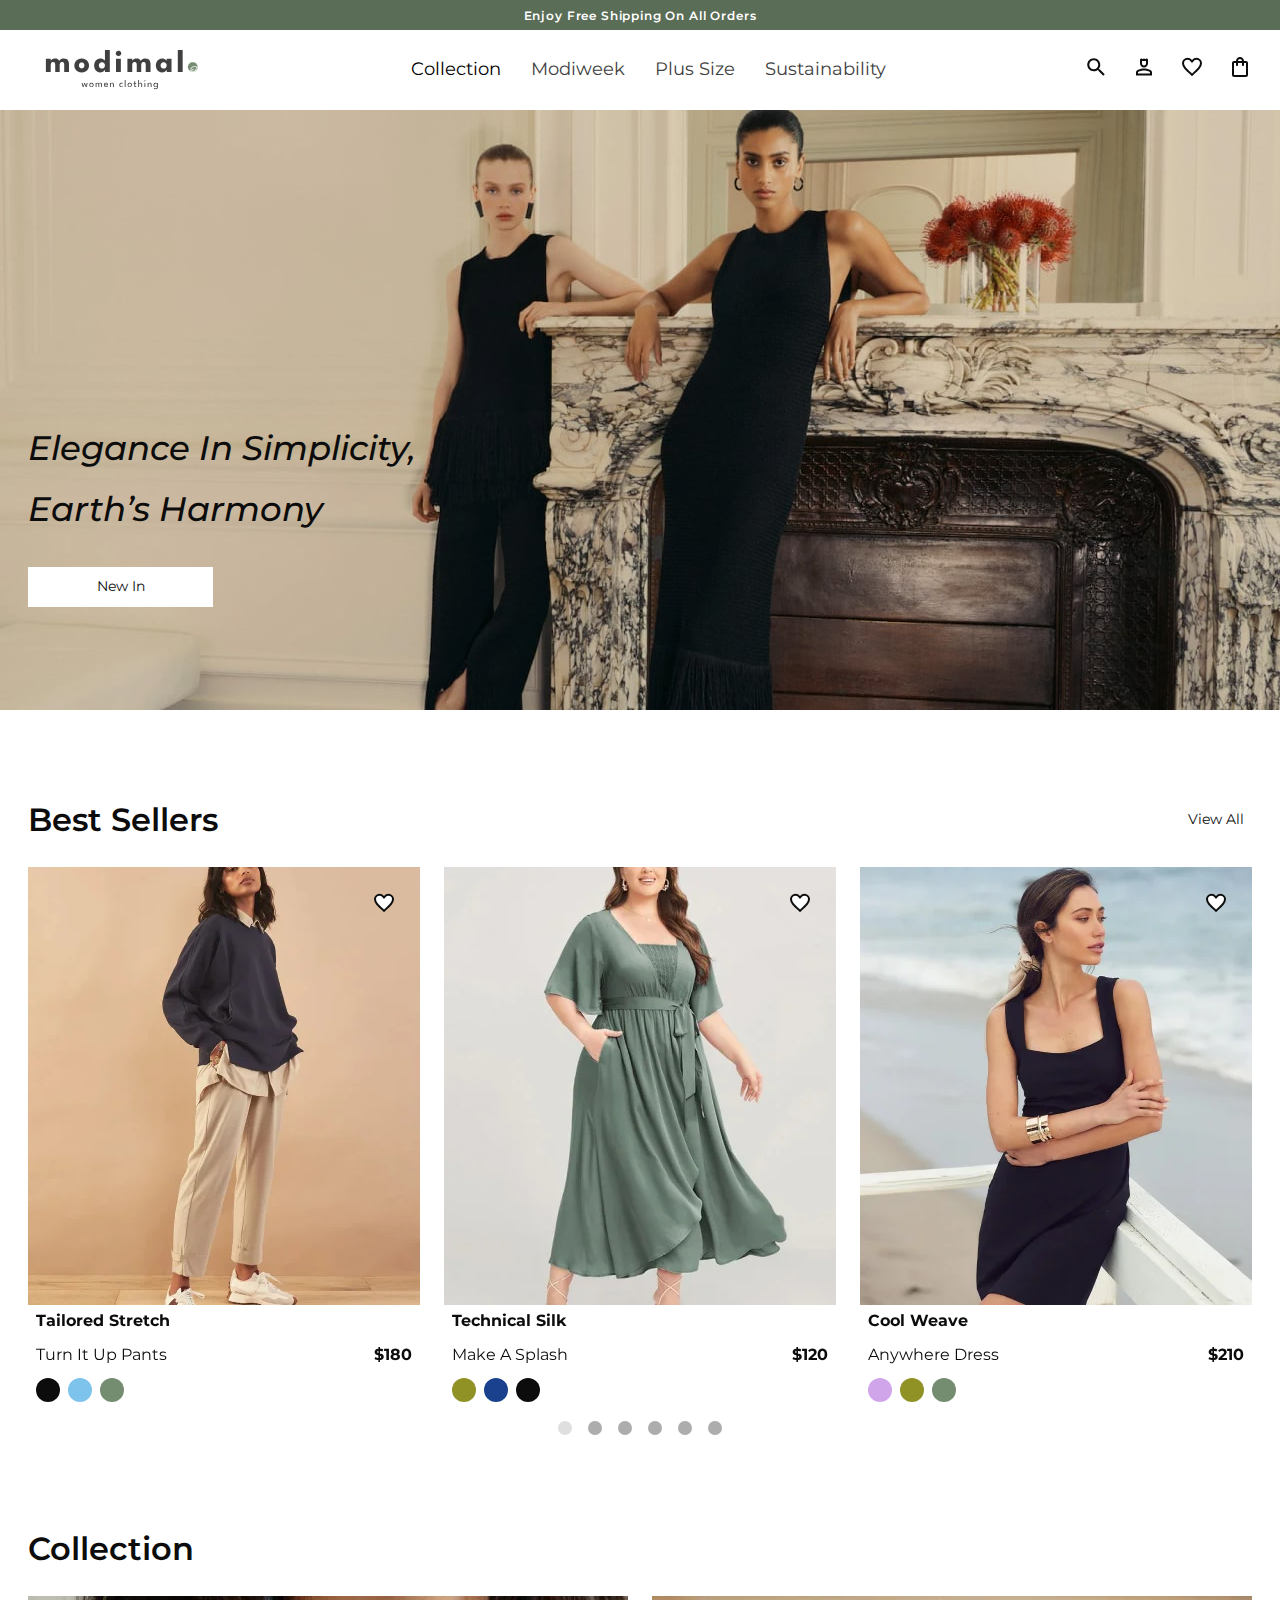
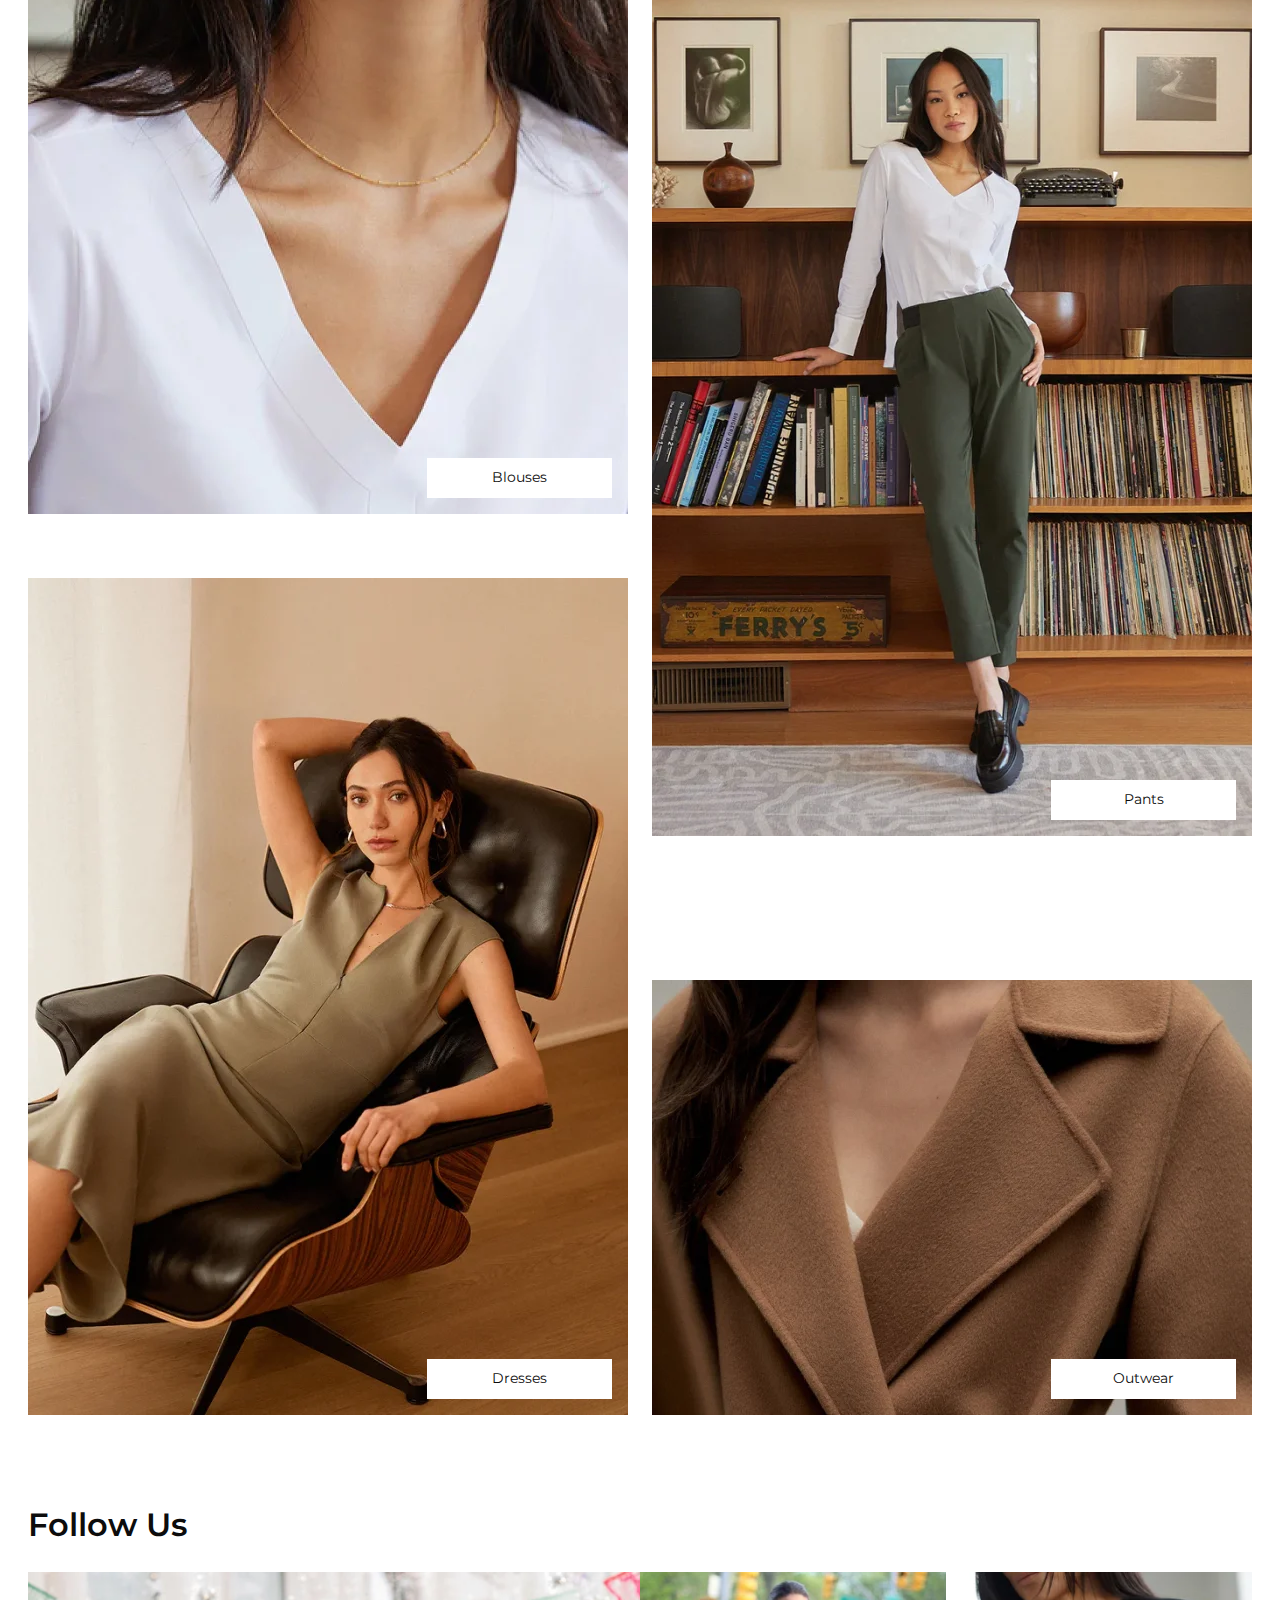
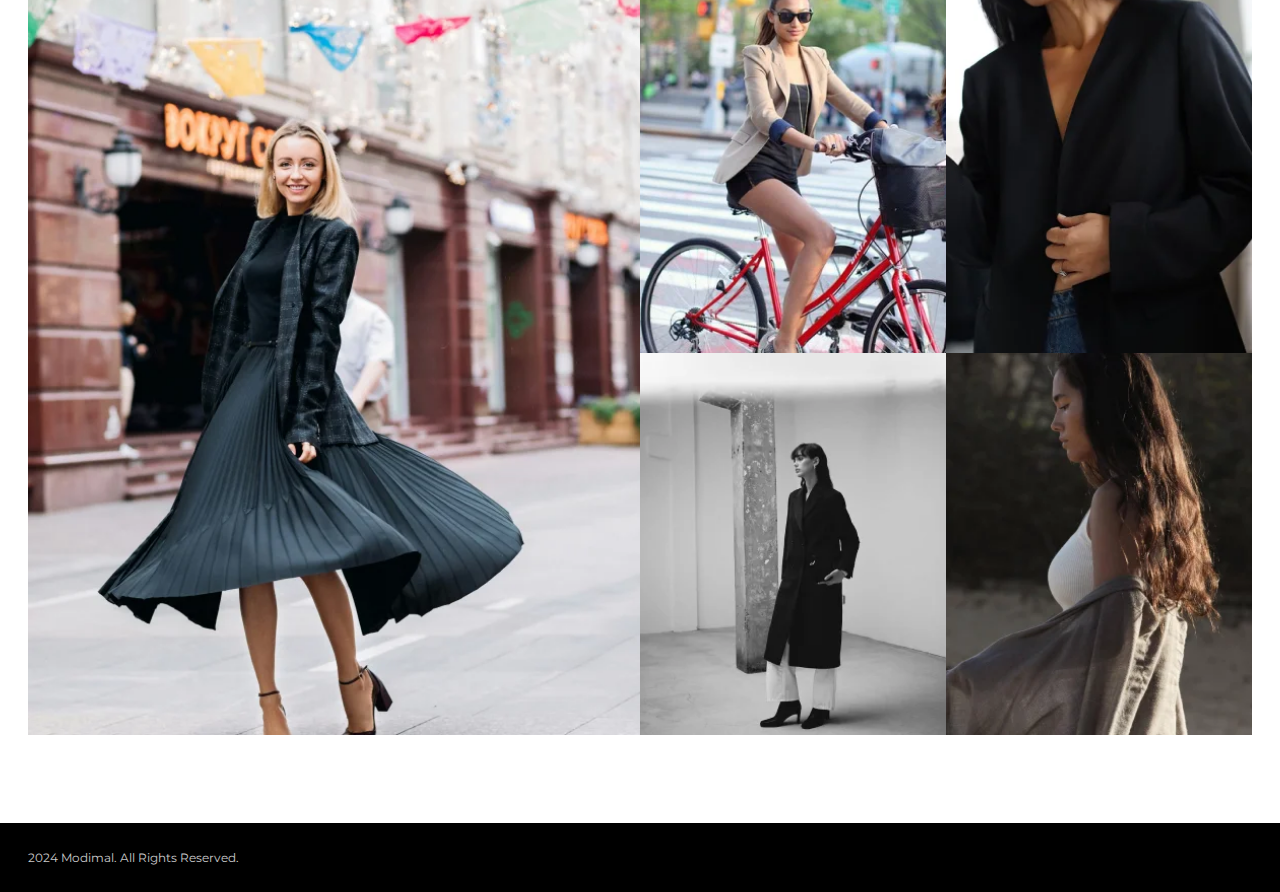
<file: index.html>
<!DOCTYPE html><html lang="en"><head><meta charset="UTF-8"/><meta http-equiv="X-UA-Compatible" content="IE=edge"/><meta name="viewport" content="width=device-width, initial-scale=1.0"/><title>Modimal</title><link rel="stylesheet" href="./css/main.css"/><link rel="icon" type="image/x-icon" href="./img/favicons/favicon.svg"><link rel="apple-touch-icon" sizes="180x180" href="./img/favicons/apple-touch-icon.png"></head><body><section class="top-info"><div class="container"><p>Enjoy Free Shipping On&#160;All Orders</p></div></section><header class="header"><div class="container"><div class="header__row"><div class="header__logo"> <a class="logo" href="#!"><img src="./img/logo/logo.svg" alt="Modimal"></a></div><nav class="header__nav nav"><ul class="nav__list"><li><a href="#!" class="active">Collection</a></li><li><a href="#!">Modiweek</a></li><li><a href="#!">Plus Size</a></li><li><a href="#!">Sustainability</a></li></ul></nav><div class="header__account header__account--first"><ul class="account"><li class="account__menu"> <a href="#!"><button class="mobile-nav-btn"><div class="nav-icon"></div></button></a></li><li> <a href="#!"><svg class="icon icon--search"><use href="./img/svgsprite/sprite.symbol.svg#search"></use></svg></a></li><li class="account__person"> <a href="#!"><svg class="icon icon--person"><use href="./img/svgsprite/sprite.symbol.svg#person"></use></svg></a></li></ul></div><div class="header__account"><ul class="account"><li> <a href="#!"><svg class="icon icon--favorite"><use href="./img/svgsprite/sprite.symbol.svg#favorite"></use></svg></a></li><li> <a href="#!"><svg class="icon icon--bag"><use href="./img/svgsprite/sprite.symbol.svg#bag"></use></svg></a></li></ul></div><div class="header__nav-btn"> <button class="mobile-nav-btn"><div class="nav-icon"></div></button></div></div></div></header><div class="mobile-nav"><div class="mobile-nav__links"><ul class="mobile-links"><li class="mobile-links__parent"> <button class="mobile-links__parent-btn"> <span class="mobile-links__parent-title">collection</span><svg class="mobile-links__parent-btn__icon icon icon--arrow-down"><use href="./img/svgsprite/sprite.symbol.svg#arrow-down"></use></svg></button><div class="mobile-sub"><ul class="mobile-sub-list"><li class="mobile-sub-list__item"><a class="mobile-sub-list__link" href="#!">shop all</a></li><li class="mobile-sub-list__item"><a class="mobile-sub-list__link" href="#!">tops & blouses</a></li><li class="mobile-sub-list__item"><a class="mobile-sub-list__link" href="#!">tees</a></li><li class="mobile-sub-list__item"><a class="mobile-sub-list__link" href="#!">pants</a></li><li class="mobile-sub-list__item"><a class="mobile-sub-list__link" href="#!">jackets & outwears</a></li><li class="mobile-sub-list__item"><a class="mobile-sub-list__link" href="#!">pullovers</a></li><li class="mobile-sub-list__item"><a class="mobile-sub-list__link" href="#!">dresses & jumpsuits</a></li><li class="mobile-sub-list__item"><a class="mobile-sub-list__link" href="#!">short & skirts</a></li></ul></div></li><li class="mobile-links__parent"> <button class="mobile-links__parent-btn"> <span class="mobile-links__parent-title">new in</span><svg class="mobile-links__parent-btn__icon icon icon--arrow-down"><use href="./img/svgsprite/sprite.symbol.svg#arrow-down"></use></svg></button><div class="mobile-sub"><ul class="mobile-sub-list"><li class="mobile-sub-list__item"><a class="mobile-sub-list__link" href="#!">shop all</a></li><li class="mobile-sub-list__item"><a class="mobile-sub-list__link" href="#!">tops & blouses</a></li><li class="mobile-sub-list__item"><a class="mobile-sub-list__link" href="#!">tees</a></li><li class="mobile-sub-list__item"><a class="mobile-sub-list__link" href="#!">pants</a></li><li class="mobile-sub-list__item"><a class="mobile-sub-list__link" href="#!">jackets & outwears</a></li><li class="mobile-sub-list__item"><a class="mobile-sub-list__link" href="#!">pullovers</a></li><li class="mobile-sub-list__item"><a class="mobile-sub-list__link" href="#!">dresses & jumpsuits</a></li><li class="mobile-sub-list__item"><a class="mobile-sub-list__link" href="#!">short & skirts</a></li></ul></div></li><li class="mobile-links__parent"> <button class="mobile-links__parent-btn"> <span class="mobile-links__parent-title">modiweek</span><svg class="mobile-links__parent-btn__icon icon icon--arrow-down"><use href="./img/svgsprite/sprite.symbol.svg#arrow-down"></use></svg></button><div class="mobile-sub"><ul class="mobile-sub-list"><li class="mobile-sub-list__item"><a class="mobile-sub-list__link" href="#!">shop all</a></li><li class="mobile-sub-list__item"><a class="mobile-sub-list__link" href="#!">tops & blouses</a></li><li class="mobile-sub-list__item"><a class="mobile-sub-list__link" href="#!">tees</a></li><li class="mobile-sub-list__item"><a class="mobile-sub-list__link" href="#!">pants</a></li><li class="mobile-sub-list__item"><a class="mobile-sub-list__link" href="#!">jackets & outwears</a></li><li class="mobile-sub-list__item"><a class="mobile-sub-list__link" href="#!">pullovers</a></li><li class="mobile-sub-list__item"><a class="mobile-sub-list__link" href="#!">dresses & jumpsuits</a></li><li class="mobile-sub-list__item"><a class="mobile-sub-list__link" href="#!">short & skirts</a></li></ul></div></li><li class="mobile-links__parent"> <button class="mobile-links__parent-btn"> <span class="mobile-links__parent-title">sustainability</span><svg class="mobile-links__parent-btn__icon icon icon--arrow-down"><use href="./img/svgsprite/sprite.symbol.svg#arrow-down"></use></svg></button><div class="mobile-sub"><ul class="mobile-sub-list"><li class="mobile-sub-list__item"><a class="mobile-sub-list__link" href="#!">mission</a></li><li class="mobile-sub-list__item"><a class="mobile-sub-list__link" href="#!">processing</a></li><li class="mobile-sub-list__item"><a class="mobile-sub-list__link" href="#!">materials</a></li><li class="mobile-sub-list__item"><a class="mobile-sub-list__link" href="#!">packaging</a></li><li class="mobile-sub-list__item"><a class="mobile-sub-list__link" href="#!">product care</a></li><li class="mobile-sub-list__item"><a class="mobile-sub-list__link" href="#!">our suppliers</a></li></ul></div></li></ul></div><div class="mobile-nav__btns"> <a class="btn-outline" href="#!"><svg class="icon icon--person"><use href="./img/svgsprite/sprite.symbol.svg#person"></use></svg>Log In</a> <a class="btn-outline" href="#!">Create Account</a></div></div><main class="main"><section class="hero"><div class="container"><div class="hero__content"><h1 class="hero__title">Elegance in&#160;simplicity, Earth&#8217;s harmony</h1> <a href="#!" class="btn">New In</a></div></div></section><section class="best"><div class=" container"><div class="best__title-wrapper"><h2 class="best__title title">Best Sellers</h2><div class="best__link"> <a href="#!" class="btn btn--small">View All</a></div></div><div class="best__cards"><div class="swiper"><div class="swiper-wrapper"><div class="swiper-slide"><article class="card"><div class="card__fav-btn"> <button class="card__btn-fav"><svg class="icon icon--favorite"><use href="./img/svgsprite/sprite.symbol.svg#favorite"></use></svg></button></div><div class="card__picture"><picture><source srcset="./img/best/best-01.webp 1x, ./img/best/best-01@2x.webp 2x" type="image/webp"><source srcset="./img/best/best-01.jpg 1x, ./img/best/best-01@2x.jpg 2x" type="image/jpeg"> <img class="card__img" src="./img/best/best-01.jpg" alt="tailored stretch"></picture></div><div class="card__body"><h3 class="card__title"><a href="#!">tailored stretch</a></h3><div class="card__cols"><div class="card__desc">turn it&#160;up&#160;pants</div><div class="card__price">$180</div></div><div class="card__colors"><div class="color color--black"></div><div class="color color--blue"></div><div class="color color--green"></div></div></div></article></div><div class="swiper-slide"><article class="card"><div class="card__fav-btn"> <button class="card__btn-fav"><svg class="icon icon--favorite"><use href="./img/svgsprite/sprite.symbol.svg#favorite"></use></svg></button></div><div class="card__picture"><picture><source srcset="./img/best/best-02.webp 1x, ./img/best/best-02@2x.webp 2x" type="image/webp"><source srcset="./img/best/best-02.jpg 1x, ./img/best/best-02@2x.jpg 2x" type="image/jpeg"> <img class="card__img" src="./img/best/best-02.jpg" alt="tailored stretch"></picture></div><div class="card__body"><h3 class="card__title"><a href="#!">Technical Silk</a></h3><div class="card__cols"><div class="card__desc">Make A&#160;Splash</div><div class="card__price">$120</div></div><div class="card__colors"><div class="color color--olive"></div><div class="color color--navy"></div><div class="color color--black"></div></div></div></article></div><div class="swiper-slide"><article class="card"><div class="card__fav-btn"> <button class="card__btn-fav"><svg class="icon icon--favorite"><use href="./img/svgsprite/sprite.symbol.svg#favorite"></use></svg></button></div><div class="card__picture"><picture><source srcset="./img/best/best-03.webp 1x, ./img/best/best-03@2x.webp 2x" type="image/webp"><source srcset="./img/best/best-03.jpg 1x, ./img/best/best-03@2x.jpg 2x" type="image/jpeg"> <img class="card__img" src="./img/best/best-03.jpg" alt="tailored stretch"></picture></div><div class="card__body"><h3 class="card__title"><a href="#!">Cool Weave</a></h3><div class="card__cols"><div class="card__desc">Anywhere Dress</div><div class="card__price">$210</div></div><div class="card__colors"><div class="color color--pink"></div><div class="color color--olive"></div><div class="color color--green"></div></div></div></article></div><div class="swiper-slide"><article class="card"><div class="card__fav-btn"> <button class="card__btn-fav"><svg class="icon icon--favorite"><use href="./img/svgsprite/sprite.symbol.svg#favorite"></use></svg></button></div><div class="card__picture"><picture><source srcset="./img/best/best-04.webp 1x, ./img/best/best-04@2x.webp 2x" type="image/webp"><source srcset="./img/best/best-04.jpg 1x, ./img/best/best-04@2x.jpg 2x" type="image/jpeg"> <img class="card__img" src="./img/best/best-04.jpg" alt="tailored stretch"></picture></div><div class="card__body"><h3 class="card__title"><a href="#!">Cool Dress</a></h3><div class="card__cols"><div class="card__desc">Anywhere Dress</div><div class="card__price">$210</div></div><div class="card__colors"><div class="color color--white"></div><div class="color color--black"></div><div class="color color--green"></div></div></div></article></div><div class="swiper-slide"><article class="card"><div class="card__fav-btn"> <button class="card__btn-fav"><svg class="icon icon--favorite"><use href="./img/svgsprite/sprite.symbol.svg#favorite"></use></svg></button></div><div class="card__picture"><picture><source srcset="./img/best/best-05.webp 1x, ./img/best/best-05@2x.webp 2x" type="image/webp"><source srcset="./img/best/best-05.jpg 1x, ./img/best/best-05@2x.jpg 2x" type="image/jpeg"> <img class="card__img" src="./img/best/best-05.jpg" alt="tailored stretch"></picture></div><div class="card__body"><h3 class="card__title"><a href="#!">Cool Blause</a></h3><div class="card__cols"><div class="card__desc">Anywhere Dress</div><div class="card__price">$210</div></div><div class="card__colors"><div class="color color--blue"></div><div class="color color--white"></div><div class="color color--green"></div></div></div></article></div><div class="swiper-slide"><article class="card"><div class="card__fav-btn"> <button class="card__btn-fav"><svg class="icon icon--favorite"><use href="./img/svgsprite/sprite.symbol.svg#favorite"></use></svg></button></div><div class="card__picture"><picture><source srcset="./img/best/best-06.webp 1x, ./img/best/best-06@2x.webp 2x" type="image/webp"><source srcset="./img/best/best-06.jpg 1x, ./img/best/best-06@2x.jpg 2x" type="image/jpeg"> <img class="card__img" src="./img/best/best-06.jpg" alt="tailored stretch"></picture></div><div class="card__body"><h3 class="card__title"><a href="#!">Summer Dress</a></h3><div class="card__cols"><div class="card__desc">Anywhere Dress</div><div class="card__price">$210</div></div><div class="card__colors"><div class="color color--white"></div><div class="color color--olive"></div><div class="color color--green"></div></div></div></article></div></div><div class="swiper-pagination"></div></div></div></div></section><section class="collection"><div class="container"><h2 class="collection__title title">Collection</h2><div class="collection__cols"><div class="collection__col"><article class="card-collection"><picture><source srcset="./img/collection/collection-01.webp 1x, ./img/collection/collection-01@2x.webp 2x" type="image/webp"><source srcset="./img/collection/collection-01.jpg 1x, ./img/collection/collection-01@2x.jpg 2x" type="image/jpeg"> <img src="./img/collection/collection-01.jpg" alt="Blouses" class="card-collection__img"></picture><div class="card-collection__link"> <a class="btn btn--mobile-wide" href="#!">Blouses</a></div></article><article class="card-collection"><picture><source srcset="./img/collection/collection-02.webp 1x, ./img/collection/collection-02@2x.webp 2x" type="image/webp"><source srcset="./img/collection/collection-02.jpg 1x, ./img/collection/collection-02@2x.jpg 2x" type="image/jpeg"> <img src="./img/collection/collection-02.jpg" alt="Blouses" class="card-collection__img"></picture><div class="card-collection__link"> <a class="btn btn--mobile-wide" href="#!">Dresses</a></div></article></div><div class="collection__col"><article class="card-collection"><picture><source srcset="./img/collection/collection-03.webp 1x, ./img/collection/collection-03@2x.webp 2x" type="image/webp"><source srcset="./img/collection/collection-03.jpg 1x, ./img/collection/collection-03@2x.jpg 2x" type="image/jpeg"> <img src="./img/collection/collection-03.jpg" alt="Blouses" class="card-collection__img"></picture><div class="card-collection__link"> <a class="btn btn--mobile-wide" href="#!">Pants</a></div></article><article class="card-collection"><picture><source srcset="./img/collection/collection-04.webp 1x, ./img/collection/collection-04@2x.webp 2x" type="image/webp"><source srcset="./img/collection/collection-04.jpg 1x, ./img/collection/collection-04@2x.jpg 2x" type="image/jpeg"> <img src="./img/collection/collection-04.jpg" alt="Blouses" class="card-collection__img"></picture><div class="card-collection__link"> <a class="btn btn--mobile-wide" href="#!">Outwear</a></div></article></div></div></div></section><section class="follow"><div class="container"><h2 class="follow__title title">Follow Us</h2><div class="follow__grid"><picture><source srcset="./img/follow/follow-01.webp 1x, ./img/follow/follow-01@2x.webp 2x" type="image/webp"><source srcset="./img/follow/follow-01.jpg 1x, ./img/follow/follow-01@2x.jpg 2x" type="image/jpeg"> <img src="./img/follow/follow-01.jpg" alt="Follow Us" class="follow__img"></picture><picture><source srcset="./img/follow/follow-02.webp 1x, ./img/follow/follow-02@2x.webp 2x" type="image/webp"><source srcset="./img/follow/follow-02.jpg 1x, ./img/follow/follow-02@2x.jpg 2x" type="image/jpeg"> <img src="./img/follow/follow-02.jpg" alt="Follow Us" class="follow__img"></picture><picture><source srcset="./img/follow/follow-03.webp 1x, ./img/follow/follow-03@2x.webp 2x" type="image/webp"><source srcset="./img/follow/follow-03.jpg 1x, ./img/follow/follow-03@2x.jpg 2x" type="image/jpeg"> <img src="./img/follow/follow-03.jpg" alt="Follow Us" class="follow__img"></picture><picture><source srcset="./img/follow/follow-04.webp 1x, ./img/follow/follow-04@2x.webp 2x" type="image/webp"><source srcset="./img/follow/follow-04.jpg 1x, ./img/follow/follow-04@2x.jpg 2x" type="image/jpeg"> <img src="./img/follow/follow-04.jpg" alt="Follow Us" class="follow__img"></picture><picture><source srcset="./img/follow/follow-05.webp 1x, ./img/follow/follow-05@2x.webp 2x" type="image/webp"><source srcset="./img/follow/follow-05.jpg 1x, ./img/follow/follow-05@2x.jpg 2x" type="image/jpeg"> <img src="./img/follow/follow-05.jpg" alt="Follow Us" class="follow__img"></picture></div></div></section></main><footer class="footer"><div class="container"><div class="footer__copyright"><p>2024 modimal. All Rights Reserved.</p></div></div></footer><script src="./js/index.bundle.js"></script></body></html>
</file>
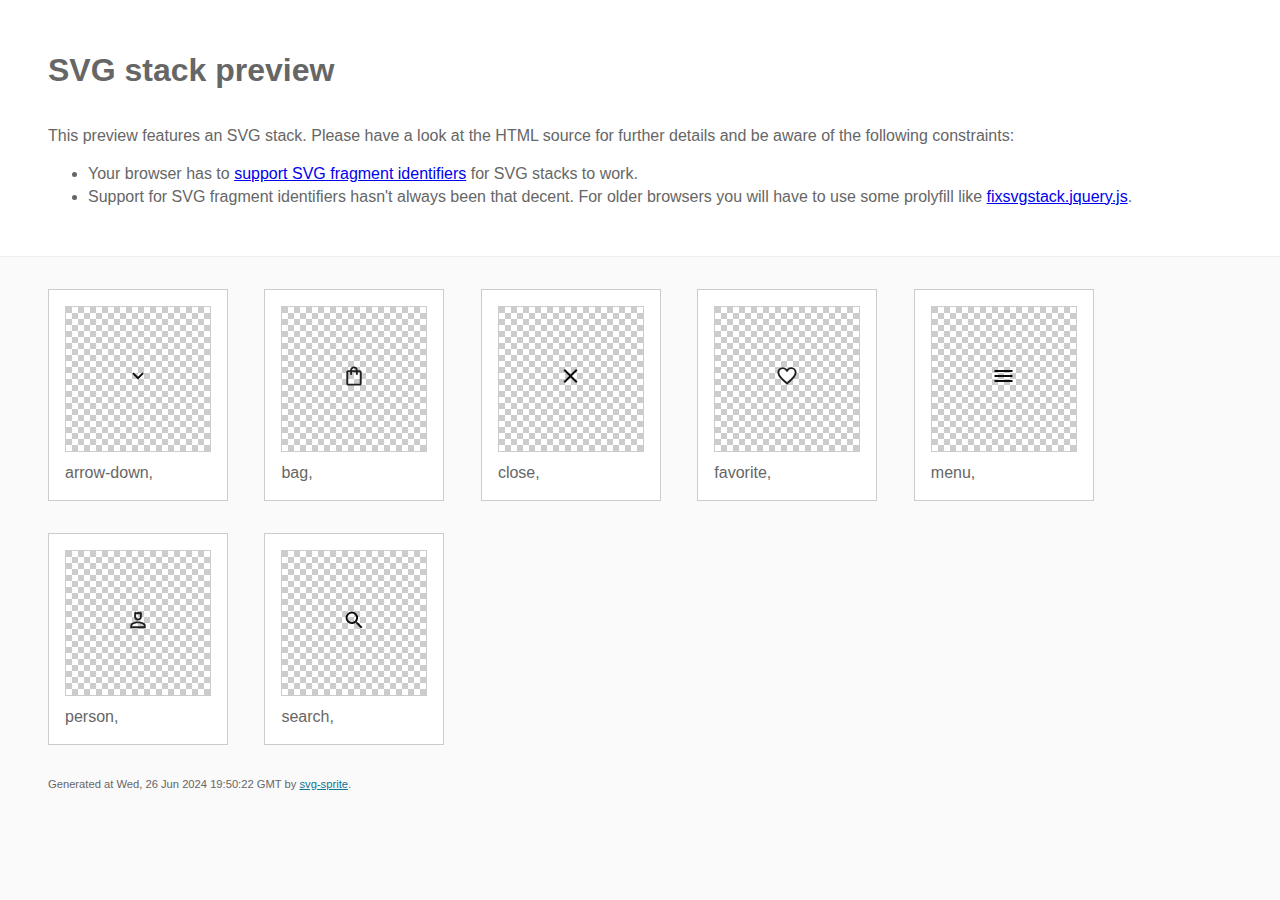
<file: img/svgsprite/stack/sprite.stack.html>
<!doctype html>
<html lang="en">
    <head>
        <meta charset="utf-8">
        <title>SVG stack preview | svg-sprite</title>
        <style>
            body {
                padding: 0;
                margin: 0;
                color: #666;
                background: #fafafa;
                font-family: Arial, Helvetica, sans-serif;
                font-size: 1em;
                line-height: 1.4;
            }

            header {
                display: block;
                padding: 3em 3em 2em;
                background-color: #fff;
            }

            header p {
                margin: 2em 0 0;
            }

            section {
                border-top: 1px solid #eee;
                padding: 2em 3em 0;
            }

            section ul {
                margin: 0;
                padding: 0;
            }

            section li {
                display: inline-block;
                background-color: #fff;
                position: relative;
                margin: 0 2em 2em 0;
                vertical-align: top;
                border: 1px solid #ccc;
                padding: 1em 1em 3em;
                cursor: default;
            }

            .icon-box {
                margin: 0;
                width: 144px;
                height: 144px;
                position: relative;
                background: #ccc url("data:image/svg+xml,%3Csvg xmlns='http://www.w3.org/2000/svg' width='12' height='12'%3E%3Cpath fill='%23fff' d='M6 0h6v6H6zM0 6h6v6H0z'/%3E%3C/svg%3E") top left repeat;
                border: 1px solid #ccc;
                display: table-cell;
                vertical-align: middle;
                text-align: center;
            }

            .icon {
                display: inline-block;
            }

            h1 {
                margin-top: 0;
            }

            h2 {
                margin: 0;
                padding: 0;
                font-size: 1em;
                font-weight: 400;
                white-space: nowrap;
                overflow: hidden;
                text-overflow: ellipsis;
                position: absolute;
                left: 1em;
                right: 1em;
                bottom: 1em;
            }

            footer {
                display: block;
                margin: 0;
                padding: 0 3em 3em;
            }

            footer p {
                margin: 0;
                font-size: .7em;
            }

            footer a {
                color: #0f7595;
                margin-left: 0;
            }
        </style>

<!--
Sprite shape dimensions
====================================================================================================
You will need to set the sprite shape dimensions via CSS when you use them as stack SVGs, otherwise
they would become a huge 100% in size. You may use the following dimension classes for doing so.
They might well be outsourced to an external stylesheet of course.
-->

<style>
 .svg-arrow-down-dims { width: 24px; height: 24px; }
 .svg-bag-dims { width: 24px; height: 24px; }
 .svg-close-dims { width: 25px; height: 24px; }
 .svg-favorite-dims { width: 24px; height: 24px; }
 .svg-menu-dims { width: 25px; height: 24px; }
 .svg-person-dims { width: 24px; height: 24px; }
 .svg-search-dims { width: 24px; height: 24px; }
</style>

<!--
====================================================================================================
-->

    </head>
    <body>
        <header>
            <h1>SVG stack preview</h1>
            <p>This preview features an SVG stack. Please have a look at the HTML source for further details and be aware of the following constraints:</p>
            <ul>
                <li>Your browser has to <a href="https://caniuse.com/svg-fragment" target="_blank" rel="noopener noreferrer">support SVG fragment identifiers</a> for SVG stacks to work.</li>
                <li>Support for SVG fragment identifiers hasn't always been that decent. For older browsers you will have to use some prolyfill like <a href="https://github.com/preciousforever/SVG-Stacker/blob/master/fixsvgstack.jquery.js" target="_blank" rel="noopener noreferrer">fixsvgstack.jquery.js</a>.</li>
            </ul>
        </header>
        <section>

<!--
SVG stack
====================================================================================================
These SVG images make use of fragment identifiers (IDs) to reference certain portions of the
external sprite. By default, all shapes inside the sprite are hidden by CSS. The `:target` pseudo
selector is used to show the very shape that is referenced by the fragment identifier.
-->

            <ul>

             <li title="arrow-down">
                    <div class="icon-box">
                        <img src="svg/sprite.stack.svg#arrow-down" class="svg-arrow-down-dims" alt="arrow-down">
                    </div>
                    <h2>arrow-down, </h2>
                </li>
             <li title="bag">
                    <div class="icon-box">
                        <img src="svg/sprite.stack.svg#bag" class="svg-bag-dims" alt="bag">
                    </div>
                    <h2>bag, </h2>
                </li>
             <li title="close">
                    <div class="icon-box">
                        <img src="svg/sprite.stack.svg#close" class="svg-close-dims" alt="close">
                    </div>
                    <h2>close, </h2>
                </li>
             <li title="favorite">
                    <div class="icon-box">
                        <img src="svg/sprite.stack.svg#favorite" class="svg-favorite-dims" alt="favorite">
                    </div>
                    <h2>favorite, </h2>
                </li>
             <li title="menu">
                    <div class="icon-box">
                        <img src="svg/sprite.stack.svg#menu" class="svg-menu-dims" alt="menu">
                    </div>
                    <h2>menu, </h2>
                </li>
             <li title="person">
                    <div class="icon-box">
                        <img src="svg/sprite.stack.svg#person" class="svg-person-dims" alt="person">
                    </div>
                    <h2>person, </h2>
                </li>
             <li title="search">
                    <div class="icon-box">
                        <img src="svg/sprite.stack.svg#search" class="svg-search-dims" alt="search">
                    </div>
                    <h2>search, </h2>
                </li>
         </ul>

<!--
====================================================================================================
-->

        </section>
        <footer>
            <p>Generated at Wed, 26 Jun 2024 19:50:22 GMT by <a href="https://github.com/svg-sprite/svg-sprite" target="_blank" rel="noopener noreferrer">svg-sprite</a>.</p>
        </footer>
    </body>
</html>
</file>
<file: css/main.css>
@charset "UTF-8";@import url(https://fonts.googleapis.com/css?family=Montserrat:100,200,300,regular,500,600,700,800,900,100italic,200italic,300italic,italic,500italic,600italic,700italic,800italic,900italic);*{padding:0;margin:0;border:0}*,::after,::before{-webkit-box-sizing:border-box;box-sizing:border-box}a,a:hover,a:link,a:visited{text-decoration:none}aside,footer,header,legend,main,nav,section{display:block}h1,h2,h3,h4,h5,h6,p{font-size:inherit;font-weight:inherit}ul,ul li{list-style:none}img{vertical-align:top}img,svg{max-width:100%;height:auto}address{font-style:normal}input,select,textarea{background-color:transparent}button,input,select,textarea{font-family:inherit;font-size:inherit;color:inherit}input::-ms-clear{display:none}button,input[type=submit]{display:inline-block;-webkit-box-shadow:none;box-shadow:none;background-color:transparent;background:0 0;cursor:pointer}button:active,button:focus,input:active,input:focus{outline:0}button::-moz-focus-inner{padding:0;border:0}label{cursor:pointer}:root{--container-width:1254px;--container-padding:15px;--font-main:"Montserrat", sans-serif;--font-accent:"Montserrat", sans-serif;--font-titles:var(--font-accent);--page-bg:#fff;--text-color:#000;--accent:#ac182c;--link-color:#2578c8;--laptop-size:1199px;--tablet-size:959px;--mobile-size:599px;--primary:#748c70;--black:#0c0c0c;--white:#fff;--primary-primary25:#f0f2ef;--primary-primary50:#d1d9cf;--primary-primary100:#b2bfaf;--primary-primary200:#a2b39f;--primary-primary300:#93a690;--primary-primary400:#839980;--primary-primary-600:#5a6d57;--primary-primary-700:#404e3e;--primary-primary750:#343e32;--primary-primary800:#272f25;--primary-primary900:#0d100c;--neutral-backgroundfaf9f5:#faf9f5;--neutral-graydfdfdf:#dfdfdf;--neutral-grayededed:#ededed;--neutral-grayf9f9f9:#f9f9f9;--neutral-graycbcbcb:#cbcbcb;--neutral-grayadadad:#adadad;--neutral-gray868686:#868686;--neutral-gray606060:#606060;--neutral-gray404040:#404040;--neutral-gray202020:#202020;--neutral-gray0c0c0c:#0c0c0c;--state-color-warning-bg:#f7e4c9;--state-color-warning-light:#ecbb77;--state-color-warning:#e09126;--state-color-error-bg:#fff2f2;--state-color-error-light:#ed2e2e;--state-color-error:#c30000;--state-color-success-bg:#f3fdfa;--state-color-success-light:#00ba88;--state-color-success:#00966d;--font-family:"Montserrat", sans-serif}.dark{--page-bg:#252526;--text-color:#fff}html{scroll-behavior:smooth;background-color:#272727}body{background-color:var(--page-bg);color:var(--text-color);font-family:var(--font-main);text-wrap:balance}img{display:block}a{color:var(--link-color)}code,pre.code{background-color:#e9f1f6;padding:.2rem;border-radius:4px}pre.code{overflow-x:auto;padding:1rem}.docs{display:grid;line-height:1.5}.docs p{margin:1rem 0}.docs ol,.docs ul{padding-left:2rem}.docs ol li,.docs ul li{list-style:disc;margin-bottom:.5rem}.docs ol li{list-style:decimal}.docs section,.docs section.docs{padding:40px 0}.docs section+section{border-top:1px solid #dae5e9}.docs small{font-size:1rem;color:#acacac}.docs .title-1:first-child,.docs .title-2:first-child{margin-top:0!important}.test,.test-2{width:600px;height:300px;margin:50px auto;background-color:#999;background-position:center center;background-size:cover;background-repeat:no-repeat}.test{background-image:url(./../img/project-02.jpg)}.test-2{background-image:-webkit-image-set(url(./../img/project-02.jpg) 1x,url(./../img/project-02@2x.jpg) 2x);background-image:image-set(url(./../img/project-02.jpg) 1x,url(./../img/project-02@2x.jpg) 2x)}.font-1{font-family:"Montserrat";font-weight:700;font-style:italic}.font-2{font-family:"FirasansBook";font-weight:400}.none{display:none!important}.visually-hidden{position:absolute;width:1px;height:1px;margin:-1px;border:0;padding:0;white-space:nowrap;-webkit-clip-path:inset(100%);clip-path:inset(100%);clip:rect(0 0 0 0);overflow:hidden}.no-scroll{overflow-y:hidden}.text-left{text-align:left}.text-right{text-align:right}.text-center{text-align:center}.d-flex{display:-webkit-box;display:-ms-flexbox;display:flex}.flex-center{-webkit-box-pack:center;-ms-flex-pack:center;justify-content:center}.content-demo{margin-bottom:5rem;padding:1rem;background-color:#dadada}.container,.container-full{padding:0 var(--container-padding)}.container{margin:0 auto;max-width:var(--container-width);width:100%}.container-full{max-width:100%}.container-left-50,.container-right-50{padding:0 var(--container-padding);max-width:50%}.container-right-50{margin-left:auto}.container-right{padding-left:calc((100% - var(--container-width))/2 + var(--container-padding))}.container-left{padding-right:calc((100% - var(--container-width))/2 + var(--container-padding))}.container-half-left{padding-right:calc((100% - var(--container-width))/2 + var(--container-width)/2);padding-left:calc((100% - var(--container-width))/2 + var(--container-padding))}.container-half-right{padding-left:calc((100% - var(--container-width))/2 + var(--container-width)/2);padding-right:calc((100% - var(--container-width))/2 + var(--container-padding))}.account,body,html{display:-webkit-box;display:-ms-flexbox;display:flex}body,html{min-height:100vh;-webkit-box-orient:vertical;-webkit-box-direction:normal;-ms-flex-direction:column;flex-direction:column}.account{gap:24px}.account a{display:inline-block;-webkit-transition:all .2s ease-in;transition:all .2s ease-in}.account a:hover{background:var(--neutral-grayededed)}.account__menu{display:none}.best__title-wrapper{margin-bottom:24px;display:-webkit-box;display:-ms-flexbox;display:flex;-webkit-box-pack:justify;-ms-flex-pack:justify;justify-content:space-between;-webkit-box-align:center;-ms-flex-align:center;align-items:center}.btn,a.btn{display:inline-block;padding:8px;min-width:185px;background:var(--white);font-family:var(--font-family);font-weight:400;font-size:14px;line-height:171%;text-transform:capitalize;text-align:center;color:var(--black);-webkit-transition:all .2s ease-in;transition:all .2s ease-in}.btn:hover,a.btn:hover{background-color:var(--neutral-grayededed)}.btn--small,a.btn--small{padding-left:8px;padding-right:8px;min-width:unset}.btn-outline,a.btn-outline{display:inline-block;border:1px solid var(--primary-primary-600);padding:8px 16px;display:-webkit-box;display:-ms-flexbox;display:flex;gap:4px;-webkit-box-align:center;-ms-flex-align:center;align-items:center;-webkit-box-pack:center;-ms-flex-pack:center;justify-content:center;font-family:var(--font-family);font-weight:400;font-size:14px;line-height:171%;text-transform:capitalize;text-align:center;color:var(--primary-primary-600)}.btn-outline:hover,a.btn-outline:hover{color:var(--primary-primary-700)}.card-collection{position:relative}.card-collection__link{position:absolute;right:16px;bottom:16px}.card-collection__link .btn::after,.card__title a::after{content:"";position:absolute;left:0;top:0;width:100%;height:100%}.card{position:relative}.card__fav-btn{position:absolute;top:24px;right:24px;z-index:9}.card__btn-fav:hover .icon--favorite{stroke:var(--state-color-error)}.card__btn-fav--selected .icon--favorite{fill:var(--state-color-error);stroke:var(--state-color-error)}.card__body{padding:5.5px 8px;display:grid;gap:8px}.card__title{font-family:var(--font-family);font-weight:700;font-size:16px;line-height:140%;text-transform:capitalize}.card__title,.card__title a{color:var(--black)}.card__cols{display:grid;grid-template-columns:1fr auto;gap:12px}.card__desc,.card__price{font-family:var(--font-family);font-weight:400;font-size:16px;line-height:180%;text-transform:capitalize;color:var(--black)}.card__price{text-align:right;font-weight:700}.card__colors{display:-webkit-box;display:-ms-flexbox;display:flex;gap:8px;-webkit-box-align:center;-ms-flex-align:center;align-items:center}.collection__title{margin-bottom:24px}.collection__cols{display:grid;grid-template-columns:1fr 1fr;gap:24px}.collection__col{display:-webkit-box;display:-ms-flexbox;display:flex;-webkit-box-orient:vertical;-webkit-box-direction:normal;-ms-flex-direction:column;flex-direction:column;-webkit-box-pack:justify;-ms-flex-pack:justify;justify-content:space-between;gap:64px}.color{width:24px;height:24px;background-color:gray;border-radius:50%}.color--black{background-color:var(--black)}.color--blue{background-color:#7dc3eb}.color--green{background-color:var(--primary)}.color--olive{background-color:#909225}.color--navy{background-color:#19418e}.color--pink{background-color:#d0a5ea}.color--white{background-color:#fff;border:1px solid #d0d0d0}.follow__title{margin-bottom:24px}.follow__grid{display:grid;grid-template-columns:repeat(4,1fr);grid-template-rows:1fr 1fr}.follow__grid>:first-child{grid-column:span 2;grid-row:span 2}.follow__grid img{width:100%;height:100%;-o-object-fit:cover;object-fit:cover}.footer{margin-top:88px;padding:24px 0;background-color:#000;font-family:var(--font-family);font-weight:400;font-size:12px;line-height:180%;text-transform:capitalize;color:var(--neutral-graycbcbcb)}.header{position:relative;z-index:199;padding:16px 0 18px;background-color:#fff}.header__row{display:-webkit-box;display:-ms-flexbox;display:flex;-webkit-box-pack:justify;-ms-flex-pack:justify;justify-content:space-between;-webkit-box-align:center;-ms-flex-align:center;align-items:center}.header__logo{-ms-flex-negative:0;flex-shrink:0}.header__nav{margin-left:auto}.header__account--first{margin-left:auto;margin-right:24px}.header__nav-btn{display:none}.hero{height:600px;padding-bottom:103px;background-color:#999;background-image:url(./../img/hero/hero.jpg);background-position:center top;background-size:cover;background-repeat:no-repeat}.hero .container{height:100%}.hero__content{height:100%;display:-webkit-box;display:-ms-flexbox;display:flex;-webkit-box-orient:vertical;-webkit-box-direction:normal;-ms-flex-direction:column;flex-direction:column;-webkit-box-pack:end;-ms-flex-pack:end;justify-content:flex-end;-webkit-box-align:start;-ms-flex-align:start;align-items:flex-start;gap:27px}.hero__title{max-width:400px;font-family:var(--font-family);font-style:italic;font-weight:500;font-size:34px;line-height:180%;text-transform:capitalize;color:var(--black)}.icons-wrapper{padding:30px 0;display:-webkit-box;display:-ms-flexbox;display:flex;-webkit-column-gap:30px;-moz-column-gap:30px;column-gap:30px}.icon{fill:transparent;stroke:transparent;width:24px;height:24px}.icon--person,.icon--search{fill:#0c0c0c}.icon--favorite{stroke:#0c0c0c;fill:#fff}.icon--arrow-down,.icon--bag,.icon--menu{fill:#0c0c0c}.logo{font-size:32px}.main,.mobile-nav{display:-webkit-box;display:-ms-flexbox;display:flex;-webkit-box-orient:vertical;-webkit-box-direction:normal;-ms-flex-direction:column;flex-direction:column}.main{gap:88px}.mobile-nav{position:fixed;overflow-y:auto;top:-100%;width:100%;height:100%;z-index:99;padding:106px 20px 56px;background:#fff;-webkit-transition:all .2s ease-in;transition:all .2s ease-in}.mobile-nav--open{top:0}.mobile-nav a{color:#000}.mobile-nav__links{margin-bottom:84px}.mobile-links{display:grid;gap:32px}.mobile-links__parent{border-bottom:1px solid #000}.mobile-links__parent-btn{display:-webkit-box;display:-ms-flexbox;display:flex;-webkit-box-pack:justify;-ms-flex-pack:justify;justify-content:space-between;width:100%}.mobile-links__parent-title{font-family:var(--font-family);font-weight:400;font-size:14px;line-height:180%;text-transform:capitalize;color:var(--black)}.mobile-links__parent-btn__icon,.mobile-sub{-webkit-transition:all .2s ease-in;transition:all .2s ease-in}.active .mobile-links__parent-btn__icon{-webkit-transform:rotate(-180deg);-ms-transform:rotate(-180deg);transform:rotate(-180deg)}.mobile-sub{max-height:0;overflow:hidden}.mobile-sub-list{display:grid;gap:16px;padding:24px 0 16px 35px}.mobile-sub-list__item{font-family:var(--font-family);font-weight:400;font-size:14px;line-height:180%;text-transform:capitalize;color:var(--neutral-gray404040)}.mobile-sub-list__link{display:inline-block;width:100%;padding-top:7px;color:var(--neutral-gray404040)}.mobile-sub-list__link:hover,.nav__list a.active{color:#000}.mobile-nav__btns{margin-top:auto;border-top:1px solid var(--neutral-graycbcbcb);padding-top:14px;display:grid;grid-template-columns:1fr 1fr;gap:16px}.mobile-nav-btn{--time:0.1s;--width:18px;--height:12px;--line-height:2px;--spacing:3px;--color:#0C0C0C;--radius:4px;height:calc(var(--line-height)*3 + var(--spacing)*2);width:var(--width);display:-webkit-box;display:-ms-flexbox;display:flex;-webkit-box-pack:center;-ms-flex-pack:center;justify-content:center;-webkit-box-align:center;-ms-flex-align:center;align-items:center}.nav-icon,.nav-icon::after,.nav-icon::before{position:relative;width:var(--width);height:var(--line-height);background-color:var(--color);border-radius:var(--radius)}.nav-icon::after,.nav-icon::before{content:"";display:block;position:absolute;left:0;-webkit-transition:top var(--time) linear var(--time),-webkit-transform var(--time) ease-in;transition:transform var(--time) ease-in,top var(--time) linear var(--time);transition:transform var(--time) ease-in,top var(--time) linear var(--time),-webkit-transform var(--time) ease-in}.nav-icon::before{top:calc(-1*(var(--line-height) + var(--spacing)))}.nav-icon::after{top:calc(var(--line-height) + var(--spacing))}.nav-icon.nav-icon--active{background-color:transparent}.nav-icon.nav-icon--active::after,.nav-icon.nav-icon--active::before{top:0;-webkit-transition:top var(--time) linear,-webkit-transform var(--time) ease-in var(--time);transition:top var(--time) linear,transform var(--time) ease-in var(--time);transition:top var(--time) linear,transform var(--time) ease-in var(--time),-webkit-transform var(--time) ease-in var(--time)}.nav-icon.nav-icon--active::before{-webkit-transform:rotate(45deg);-ms-transform:rotate(45deg);transform:rotate(45deg)}.nav-icon.nav-icon--active::after{-webkit-transform:rotate(-45deg);-ms-transform:rotate(-45deg);transform:rotate(-45deg)}.mobile-nav-btn{z-index:999}.nav{font-family:var(--font-family);font-weight:400;font-size:18px;line-height:180%;text-transform:capitalize;text-align:center;color:var(--neutral-gray404040)}.nav__list{display:-webkit-box;display:-ms-flexbox;display:flex;-webkit-column-gap:30px;-moz-column-gap:30px;column-gap:30px}.nav__list a{color:var(--neutral-gray404040)}.swiper{width:100%;padding-bottom:32px!important;margin-left:-20px}.swiper-pagination-bullet{width:14px!important;height:14px!important;background-color:var(--neutral-grayadadad)!important;opacity:1!important}.swiper-pagination-bullet-active{background-color:var(--neutral-graydfdfdf)!important}.swiper-horizontal>.swiper-pagination-bullets .swiper-pagination-bullet,.swiper-pagination-horizontal.swiper-pagination-bullets .swiper-pagination-bullet{margin-left:8px!important;margin-right:8px!important}.swiper-horizontal>.swiper-pagination-bullets,.swiper-pagination-bullets.swiper-pagination-horizontal,.swiper-pagination-custom,.swiper-pagination-fraction{bottom:0!important}.title,.top-info{font-family:var(--font-family);font-weight:600;text-transform:capitalize}.title{font-size:32px;line-height:140%;color:var(--black)}.top-info{position:relative;z-index:199;padding:8px 0 7px;background:var(--primary-primary-600);font-size:12px;letter-spacing:.07em;text-align:center;color:var(--white)}@media (max-width:1274px){.container-right{padding-left:var(--container-padding)}.container-left{padding-right:var(--container-padding)}.container-half-left{padding-left:var(--container-padding)}.container-half-right{padding-right:var(--container-padding)}.account{gap:12px}.color{width:16px;height:16px}.header__account--first{margin-right:12px}.hero__title{max-width:250px}.nav{font-size:16px}.nav__list{-webkit-column-gap:15px;-moz-column-gap:15px;column-gap:15px}}@media (max-width:788px){.container-left-50,.container-right-50{max-width:100%}.container-half-left,.container-half-right{padding:0 var(--container-padding)}.account__person{display:none}.account__menu{display:block}.best__title-wrapper{margin-bottom:8px}.best__link{display:none}.btn,a.btn{padding:8px 9px;min-width:unset}.btn--mobile-wide,a.btn--mobile-wide{min-width:unset;width:100%;text-align:left;padding:8px 16px}.card-collection__link{position:static}.card__fav-btn{top:10px;right:10px}.card__body{padding:0}.card__title{font-weight:600;font-size:14px}.card__cols{-ms-flex-wrap:wrap;flex-wrap:wrap}.card__desc,.card__price{font-size:14px;line-height:140%}.card__price{font-weight:600}.collection__title{margin-bottom:8px}.collection__cols{gap:16px}.collection__col{gap:24px}.follow__title{margin-bottom:8px}.follow__grid{grid-template-columns:repeat(2,1fr);grid-template-rows:repeat(4,1fr)}.footer{margin-top:24px;padding:8px 0}.header{padding:4px 0 8px}.header__nav{display:none}.header__account--first{-webkit-box-ordinal-group:0;-ms-flex-order:-1;order:-1;margin-left:unset}.hero{height:551px;padding-bottom:16px;background-position:30% top}.hero__content{gap:32px}.hero__title{max-width:168px;font-size:20px}.main{gap:24px}.swiper{padding-bottom:20px!important}.swiper-pagination-bullet{width:8px!important;height:8px!important}.title{font-weight:700;font-size:20px}.top-info{padding:0;font-weight:400;font-size:10px;line-height:140%}}@media (-webkit-min-device-pixel-ratio:2),(min-resolution:192dpi){.test{background-image:url(./../img/project-02@2x.jpg)}.hero{background-image:url(./../img/hero/hero@2x.jpg)}}
/*# sourceMappingURL=[data-uri] */
</file>
